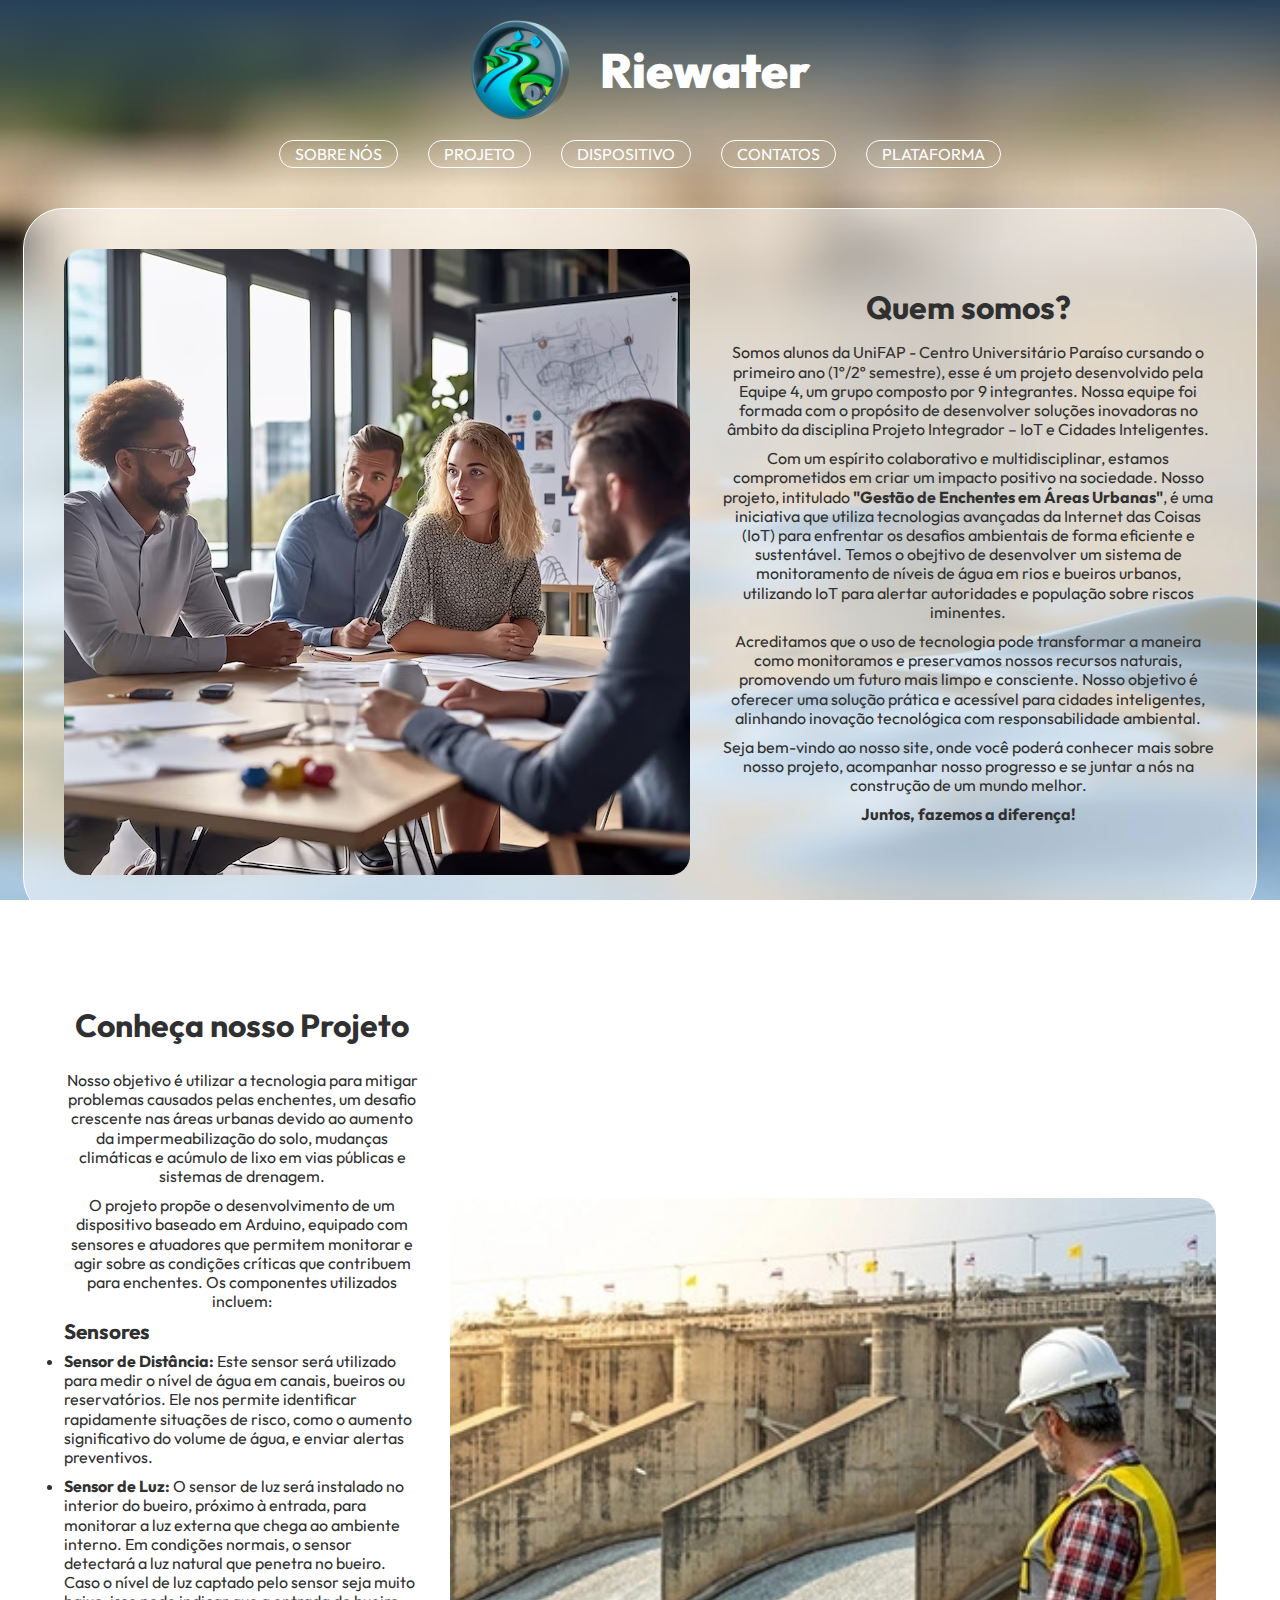
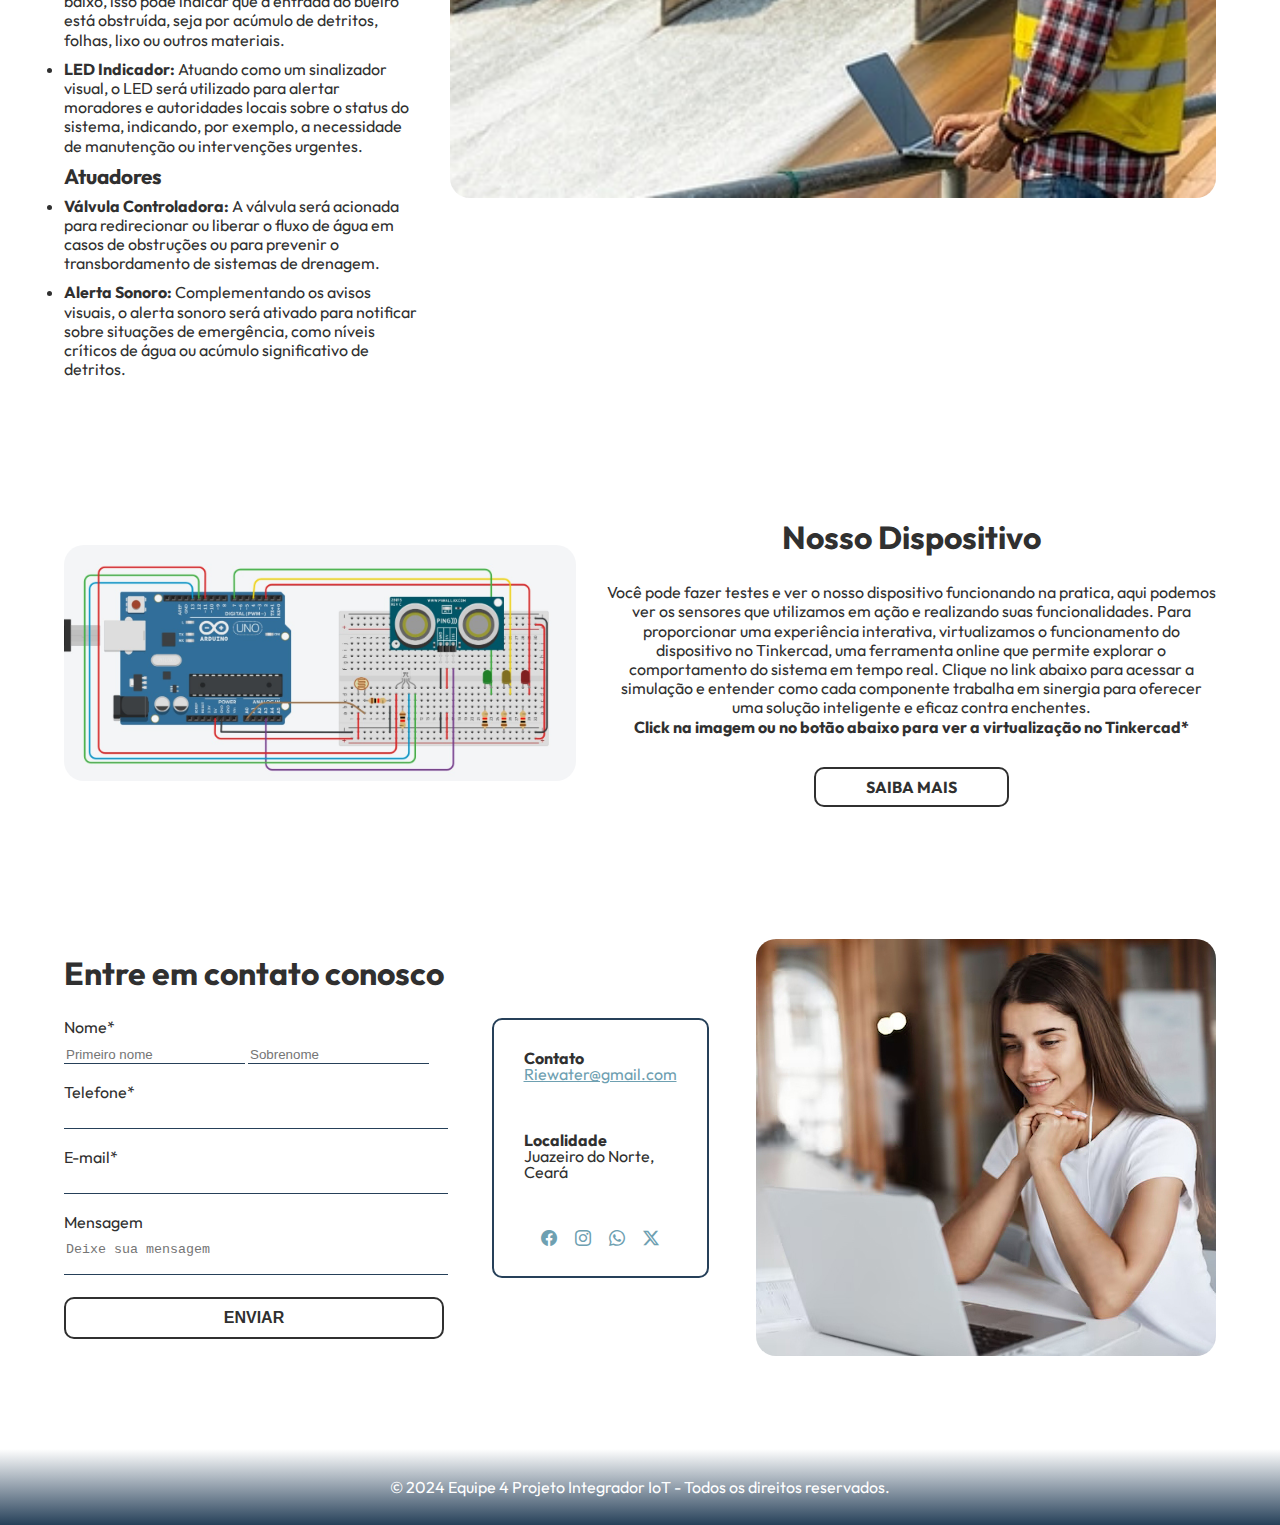
<file: index.html>
<!DOCTYPE html>
<html lang="pt-br">
<head>
    <meta charset="UTF-8">
    <meta name="viewport" content="width=device-width, initial-scale=1.0">

    <link rel="stylesheet" href="css/reset.css">
    <link rel="stylesheet" href="css/style.css">

    <link rel="preconnect" href="https://fonts.googleapis.com">
    <link rel="preconnect" href="https://fonts.gstatic.com" crossorigin>
    <link href="https://fonts.googleapis.com/css2?family=Outfit:wght@100..900&display=swap" rel="stylesheet">
    <link rel="stylesheet" href="https://cdn.jsdelivr.net/npm/bootstrap-icons@1.11.3/font/bootstrap-icons.min.css">

    <link rel="shortcut icon" href="images/logo.png" type="image/x-icon">
    <title>Riewater | Projeto Integrador IOT</title>
</head>
<body>
    <div class="container">

        <header class="header">
            <div class="infos">
                <img src="images/logo.png" alt="Logo" class="img-logo">
                <h1>Riewater</h1>
            </div>
            <nav class="nav-bar">
                <ul>
                    <li>
                        <a href="#sobre-nos">Sobre nós</a>
                        <a href="#projeto">Projeto</a>
                        <a href="#dispositivo">Dispositivo</a>
                        <a href="#contatos">Contatos</a>
                        <a href="login.html">Plataforma</a>
                    </li>
                </ul>
            </nav>
        </header>

        <main class="main">
            <section class="sobre-nos content-box" id="sobre-nos">
                <div class="img-sobre-nos">
                    <img src="images/um-grupo-de-pessoas.jpg" alt="Grupo de Pessoas">
                </div>
                <div class="text-sobre-nos">
                    <h3>Quem somos?</h3>
                    <p>Somos alunos da UniFAP - Centro Universitário Paraíso cursando o primeiro ano (1º/2º semestre), esse é um projeto desenvolvido pela Equipe 4, um grupo composto por 9 integrantes. Nossa equipe foi formada com o propósito de desenvolver soluções inovadoras no âmbito da disciplina Projeto Integrador – IoT e Cidades Inteligentes.</p>
                    <p>Com um espírito colaborativo e multidisciplinar, estamos comprometidos em criar um impacto positivo na sociedade. Nosso projeto, intitulado <span>"Gestão de Enchentes em Áreas Urbanas"</span>, é uma iniciativa que utiliza tecnologias avançadas da Internet das Coisas (IoT) para enfrentar os desafios ambientais de forma eficiente e sustentável. Temos o obejtivo de desenvolver um sistema de monitoramento de níveis de água em rios e bueiros urbanos, utilizando IoT para alertar autoridades e população sobre riscos iminentes.</p>
                    <p>Acreditamos que o uso de tecnologia pode transformar a maneira como monitoramos e preservamos nossos recursos naturais, promovendo um futuro mais limpo e consciente. Nosso objetivo é oferecer uma solução prática e acessível para cidades inteligentes, alinhando inovação tecnológica com responsabilidade ambiental.</p>
                    <p>Seja bem-vindo ao nosso site, onde você poderá conhecer mais sobre nosso projeto, acompanhar nosso progresso e se juntar a nós na construção de um mundo melhor.</p>
                    <p><span>Juntos, fazemos a diferença!</span></p>
                </div>
            </section>

            <section class="projeto content-box" id="projeto">
                <div class="text-projeto">
                    <h3>Conheça nosso Projeto</h3>
                    <p>Nosso objetivo é utilizar a tecnologia para mitigar problemas causados pelas enchentes, um desafio crescente nas áreas urbanas devido ao aumento da impermeabilização do solo, mudanças climáticas e acúmulo de lixo em vias públicas e sistemas de drenagem.</p>
                    <p>O projeto propõe o desenvolvimento de um dispositivo baseado em Arduino, equipado com sensores e atuadores que permitem monitorar e agir sobre as condições críticas que contribuem para enchentes. Os componentes utilizados incluem:</p>
                    <h4>Sensores</h4>
                    <ul>
                        <li><p><span>Sensor de Distância:</span> Este sensor será utilizado para medir o nível de água em canais, bueiros ou reservatórios. Ele nos permite identificar rapidamente situações de risco, como o aumento significativo do volume de água, e enviar alertas preventivos.</p></li>
                        <li><p><span>Sensor de Luz:</span> O sensor de luz será instalado no interior do bueiro, próximo à entrada, para monitorar a luz externa que chega ao ambiente interno. Em condições normais, o sensor detectará a luz natural que penetra no bueiro. Caso o nível de luz captado pelo sensor seja muito baixo, isso pode indicar que a entrada do bueiro está obstruída, seja por acúmulo de detritos, folhas, lixo ou outros materiais.</p></li>
                        <li><p><span>LED Indicador:</span> Atuando como um sinalizador visual, o LED será utilizado para alertar moradores e autoridades locais sobre o status do sistema, indicando, por exemplo, a necessidade de manutenção ou intervenções urgentes.</p></li>
                    </ul>
                    <h4>Atuadores</h4>
                    <ul>
                        <li><p><span>Válvula Controladora:</span> A válvula será acionada para redirecionar ou liberar o fluxo de água em casos de obstruções ou para prevenir o transbordamento de sistemas de drenagem.</p></li>
                        <li><p><span>Alerta Sonoro:</span> Complementando os avisos visuais, o alerta sonoro será ativado para notificar sobre situações de emergência, como níveis críticos de água ou acúmulo significativo de detritos.</p></li>
                    </ul>
                </div>
                <div class="img-projeto">
                    <img src="images/operador-usina-hidreletrica.jpg" alt="Homem em Usina Hidreletrica">
                </div>
            </section>

            <section class="dispositivo content-box" id="dispositivo">
                <div class="img-dispositivo">
                    <a href="https://www.tinkercad.com/things/bRqpwa1MhdN-frantic-blad/editel?returnTo=https%3A%2F%2Fwww.tinkercad.com%2Fdashboard&sharecode=g2ca8yg6I3EL6ZGvAe_4iyIC7JI4cv9CVqgJmD4gfDQ" target="_blank"><img src="images/diagrama.jpg" alt="Imagem do Arduino com os Sensores e Atuadores"></a>
                </div>
                <div class="text-dispositivo">
                    <h3>Nosso Dispositivo</h3>
                    <p>Você pode fazer testes e ver o nosso dispositivo funcionando na pratica, aqui podemos ver os sensores que utilizamos em ação e realizando suas funcionalidades. Para proporcionar uma experiência interativa, virtualizamos o funcionamento do dispositivo no Tinkercad, uma ferramenta online que permite explorar o comportamento do sistema em tempo real. Clique no link abaixo para acessar a simulação e entender como cada componente trabalha em sinergia para oferecer uma solução inteligente e eficaz contra enchentes.<span>Click na imagem ou no botão abaixo para  ver a virtualização no Tinkercad*</span></p>
                    <a href="https://www.tinkercad.com/things/bRqpwa1MhdN-frantic-blad/editel?returnTo=https%3A%2F%2Fwww.tinkercad.com%2Fdashboard&sharecode=g2ca8yg6I3EL6ZGvAe_4iyIC7JI4cv9CVqgJmD4gfDQ" target="_blank">Saiba mais</a>
                </div>
            </section>

            <section class="contatos content-box" id="contatos">
                <div class="form-container">
                    <div class="form-formulario">
                        <h3>Entre em contato conosco</h3>
                        <form action="get">
                            <label for="nome">Nome*</label>
                            <div class="inputs-nome">
                                <input type="text" name="nome" id="nome" placeholder="Primeiro nome">
                                <input type="text" name="sobrenome" id="sobrenome" placeholder="Sobrenome">
                            </div>
                            <label for="telefone">Telefone*</label>
                            <div class="tel">
                                <input type="tel" name="telefone" id="telefone">
                            </div>
                            <label for="email">E-mail*</label>
                            <div class="email">
                                <input type="email" name="email" id="email">
                            </div>
                            <label for="mensagem">Mensagem</label>
                            <div class="mensagem">
                                <textarea name="mensagem" id="mensagem" placeholder="Deixe sua mensagem"></textarea>
                            </div>
                            <button type="submit">Enviar</button>
                        </form>
                    </div>

                    <div class="form-contatos">
                        <div class="email">
                            <h4>Contato</h4>
                            <a href="mailto:#">Riewater@gmail.com</a>
                        </div>
                        <div class="localidade">
                            <h4>Localidade</h4>
                            <p>Juazeiro do Norte, <br>
                            Ceará</p>
                        </div>
                        <div class="redes-sociais">
                            <a href="#"><i class="bi bi-facebook"></i></a>
                            <a href="#"><i class="bi bi-instagram"></i></a>
                            <a href="#"><i class="bi bi-whatsapp"></i></a>
                            <a href="#"><i class="bi bi-twitter-x"></i></a>
                        </div>
                    </div>

                    <div class="form-img">
                        <img src="images/mulher-notebook.jpg" alt="Mulher usando notebook">
                    </div>
                </div>
            </section>

        </main>

        <footer class="footer">
            <p>© 2024 Equipe 4 Projeto Integrador IoT - Todos os direitos reservados.</p>
        </footer>

    </div>
</body>
</html>
</file>
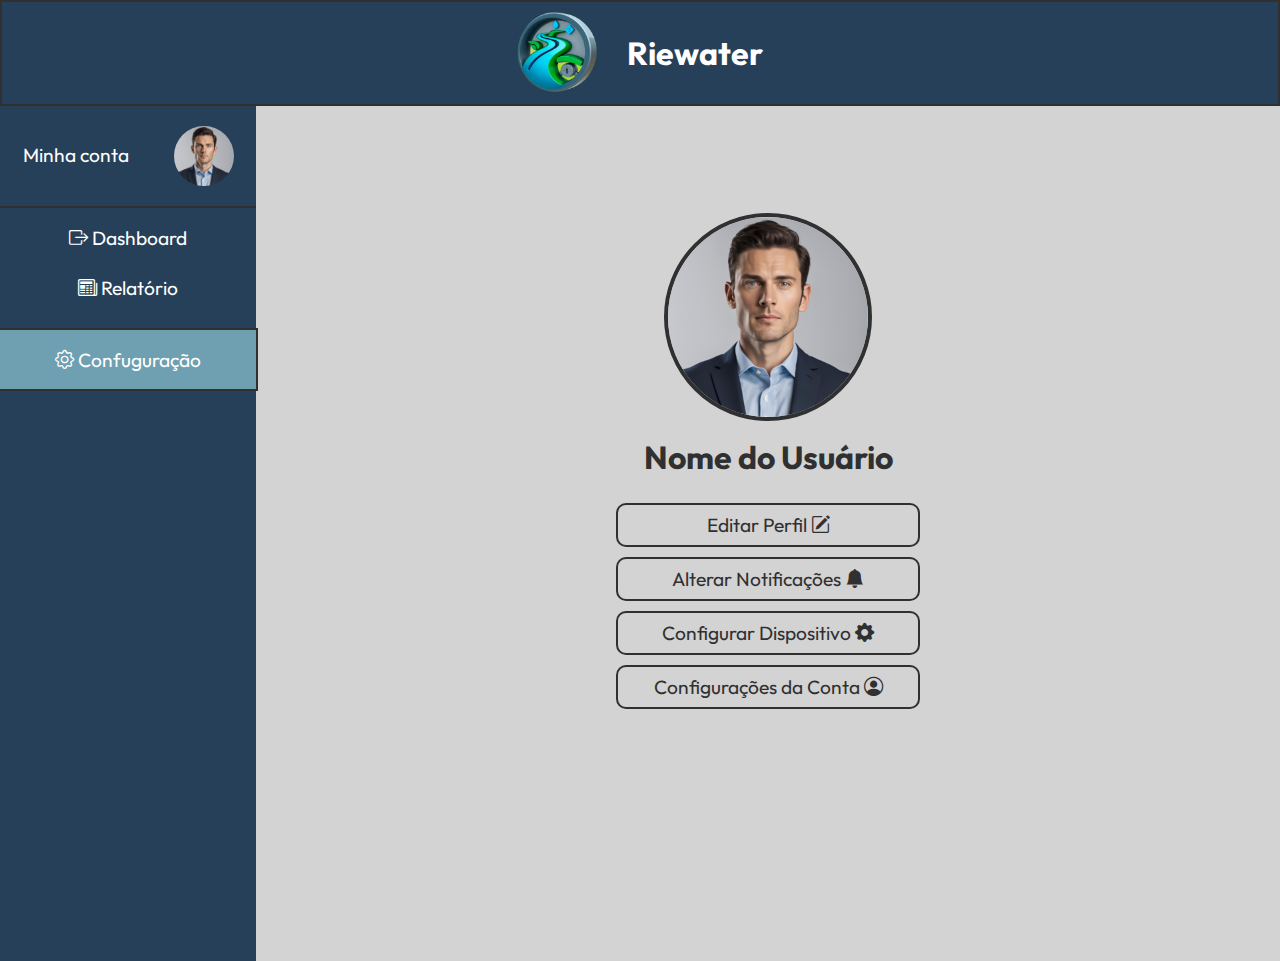
<file: configuracao.html>
<!DOCTYPE html>
<html lang="pt-br">
<head>
    <meta charset="UTF-8">
    <meta name="viewport" content="width=device-width, initial-scale=1.0">

    <link rel="stylesheet" href="css/reset.css">
    <link rel="stylesheet" href="css/configuracao.css">

    <link rel="preconnect" href="https://fonts.googleapis.com">
    <link rel="preconnect" href="https://fonts.gstatic.com" crossorigin>
    <link href="https://fonts.googleapis.com/css2?family=Outfit:wght@100..900&display=swap" rel="stylesheet">
    <link rel="stylesheet" href="https://cdn.jsdelivr.net/npm/bootstrap-icons@1.11.3/font/bootstrap-icons.min.css">

    <link rel="stylesheet" href="https://cdn.jsdelivr.net/npm/bootstrap-icons@1.11.3/font/bootstrap-icons.min.css">

    <link rel="shortcut icon" href="images/logo.png" type="image/x-icon">
    <title>Riewater | Projeto Integrador IoT</title>
</head>
<body>
    <header>
        <div class="logo">
            <a href="index.html"><img src="images/logo.png" alt="Logo Riewater"></a>
            <h1>Riewater</h1>
        </div>
        <div class="buscar">
            <label for="pesquisar">Pesquisar Dispositivo:</label>
            <i class="bi bi-search"></i><input type="text" name="pesquisar" id="pesquisar" placeholder="Digite o ID do dispositivo">
        </div>
    </header>
    <main class="container">
        <section class="left">
            <div class="menu">
                <div class="conta">
                    <h3>Minha conta</h3>
                    <img src="images/foto-perfil.png" alt="Foto de perfil">
                </div>
                <div class="menu-mobile">
                    <div></div>
                    <div></div>
                    <div></div>
                </div>
            </div>
            <div class="botoes">
                <a href="dashboard.html"><i class="bi bi-box-arrow-right"></i> Dashboard</a>
                <a href="relatorio.html"><i class="bi bi-newspaper"></i> Relatório</a>
                <a class="active" href="configuracao.html"><i class="bi bi-gear"></i> Confuguração</a>
            </div>
        </section>
        <section class="hero">
            <div class="usuario">
                <img src="images/foto-perfil.png" alt="Foto de Perfil">
                <h3>Nome do Usuário</h3>
            </div>
            <div class="botoes">
                <a href="#">Editar Perfil <i class="bi bi-pencil-square"></i></a>
                <a href="#">Alterar Notificações <i class="bi bi-bell-fill"></i></a>
                <a href="#">Configurar Dispositivo <i class="bi bi-gear-fill"></i></a>
                <a href="#">Configurações da Conta <i class="bi bi-person-circle"></i></a>
            </div>
        </section>
    </main>
</body>
</html>
</file>
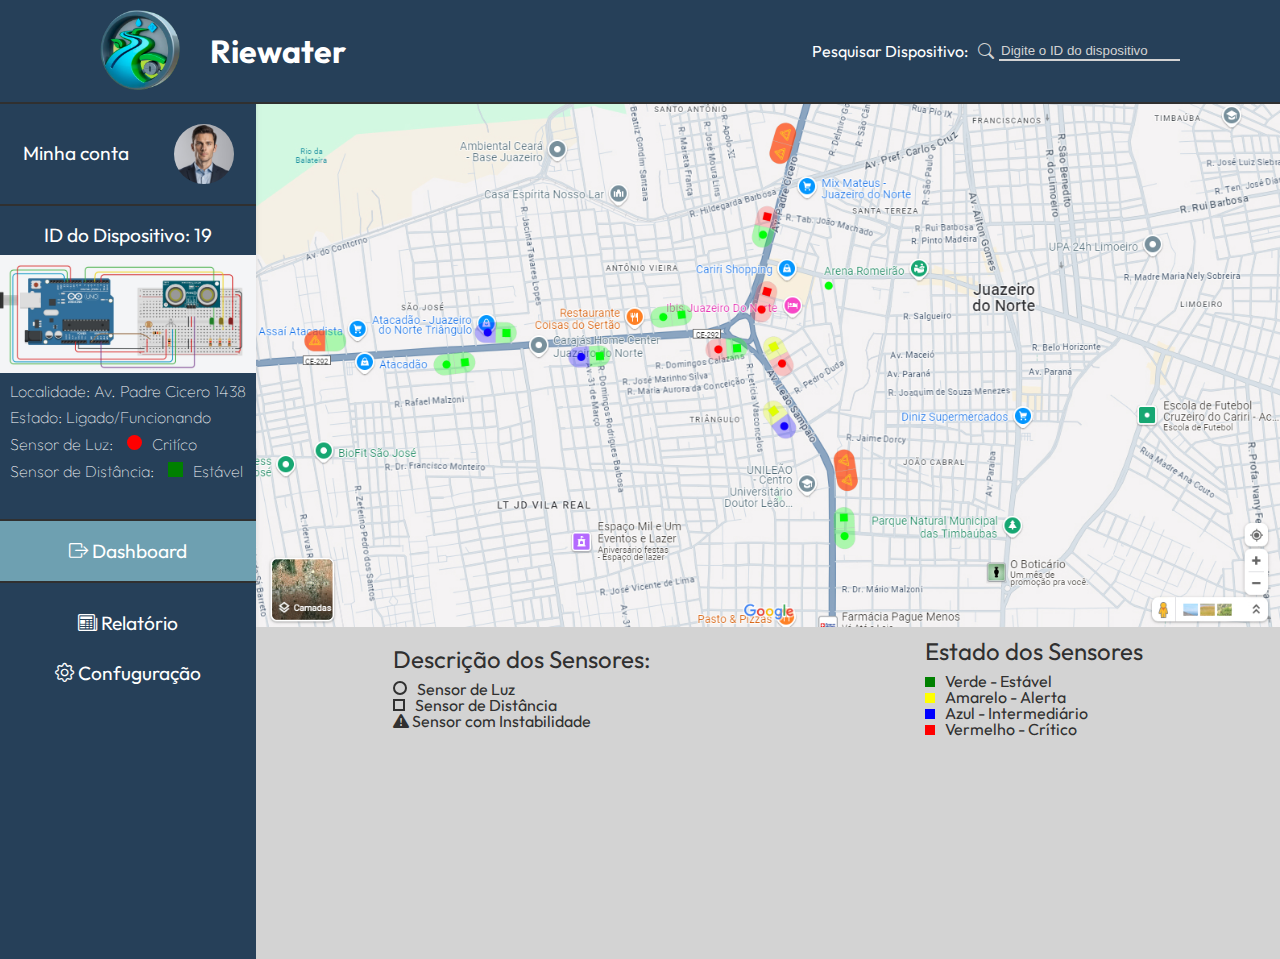
<file: dashboard.html>
<!DOCTYPE html>
<html lang="pt-br">
<head>
    <meta charset="UTF-8">
    <meta name="viewport" content="width=device-width, initial-scale=1.0">

    <link rel="stylesheet" href="css/reset.css">
    <link rel="stylesheet" href="css/dashboard.css">

    <link rel="preconnect" href="https://fonts.googleapis.com">
    <link rel="preconnect" href="https://fonts.gstatic.com" crossorigin>
    <link href="https://fonts.googleapis.com/css2?family=Outfit:wght@100..900&display=swap" rel="stylesheet">
    <link rel="stylesheet" href="https://cdn.jsdelivr.net/npm/bootstrap-icons@1.11.3/font/bootstrap-icons.min.css">

    <link rel="stylesheet" href="https://cdn.jsdelivr.net/npm/bootstrap-icons@1.11.3/font/bootstrap-icons.min.css">

    <link rel="shortcut icon" href="images/logo.png" type="image/x-icon">
    <title>Riewater | Projeto Integrador IoT</title>
</head>
<body>
    <header>
        <div class="logo">
            <a href="index.html"><img src="images/logo.png" alt="Logo Riewater"></a>
            <h1>Riewater</h1>
        </div>
        <div class="buscar">
            <label for="pesquisar">Pesquisar Dispositivo:</label>
            <i class="bi bi-search"></i><input type="text" name="pesquisar" id="pesquisar" placeholder="Digite o ID do dispositivo">
        </div>
    </header>
    <main class="container">
        <section class="left">
            <div class="menu">
                <div class="conta">
                    <h3>Minha conta</h3>
                    <img src="images/foto-perfil.png" alt="Foto de perfil">
                </div>
                <div class="menu-mobile">
                    <div></div>
                    <div></div>
                    <div></div>
                </div>
            </div>
            <div class="dispositivo">
                <h4>ID do Dispositivo: 19</h4>
                <img src="images/diagrama.jpg" alt="Diagrama">
                <p>Localidade: Av. Padre Cicero 1438</p>
                <p>Estado: Ligado/Funcionando</p>
                <p>Sensor de Luz: <span class="circulo vermelho"></span>Critíco</p>
                <p>Sensor de Distância: <span class="quadrado verde"></span>Estável</p>
            </div>
            <div class="botoes">
                <a class="active" href="dashboard.html"><i class="bi bi-box-arrow-right"></i> Dashboard</a>
                <a href="relatorio.html"><i class="bi bi-newspaper"></i> Relatório</a>
                <a href="configuracao.html"><i class="bi bi-gear"></i> Confuguração</a>
            </div>
        </section>
        <section class="hero">
            <img src="images/mapa.jpg" alt="Mapa">
            <div class="sensores">
                <div class="descricao-sensores">
                    <h3>Descrição dos Sensores:</h3>
                    <p class="circulo">Sensor de Luz</p>
                    <p class="quadrado">Sensor de Distância</p>
                    <p class="triangulo"><i class="bi bi-exclamation-triangle-fill"> Sensor com Instabilidade</i></p>
                </div>
                <div class="estado-sensores">
                    <h3>Estado dos Sensores</h3>
                    <p class="verde">Verde - Estável</p>
                    <p class="amarelo">Amarelo - Alerta</p>
                    <p class="azul">Azul - Intermediário</p>
                    <p class="vermelho">Vermelho - Crítico</p>
                </div>
            </div>
        </section>
    </main>
</body>
</html>
</file>
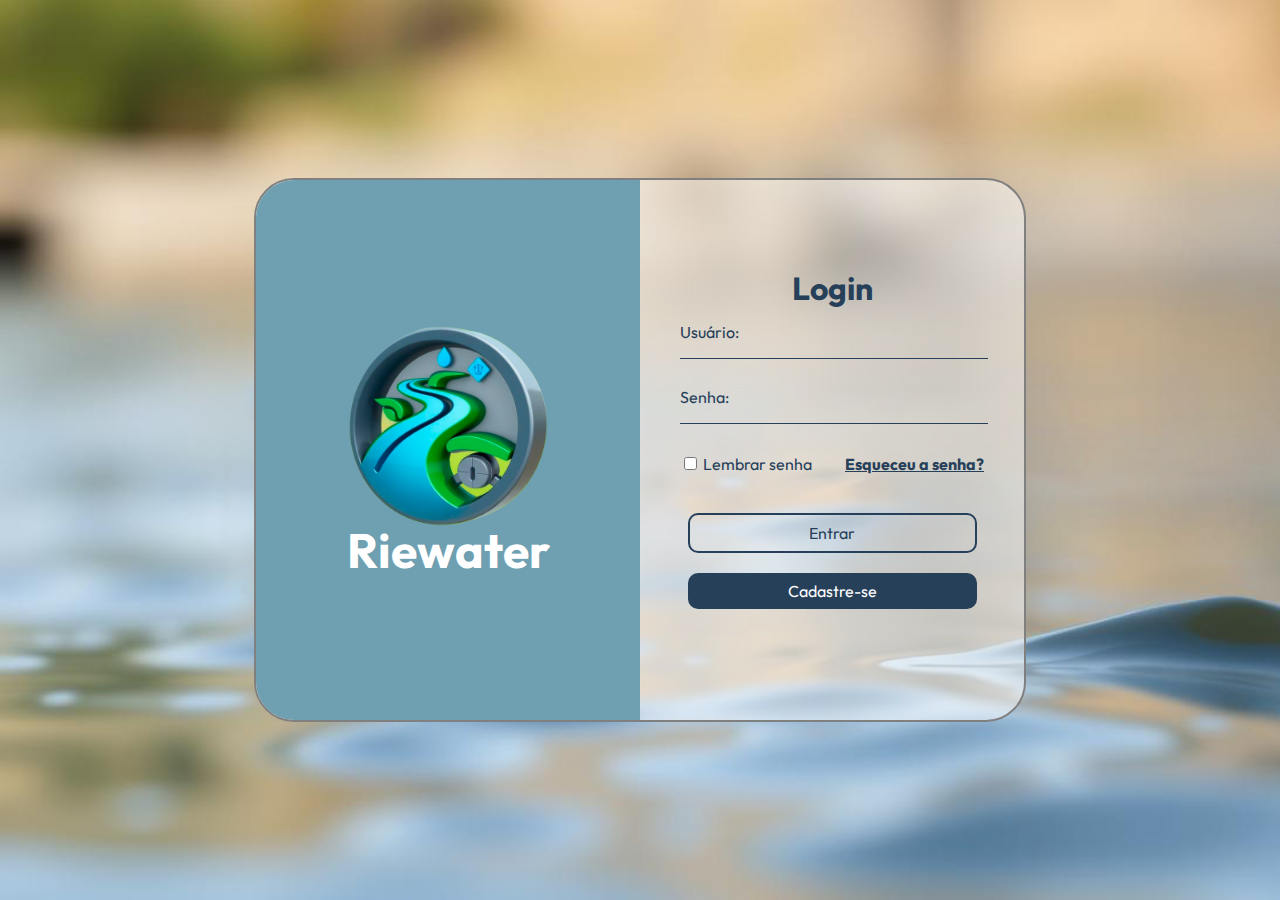
<file: login.html>
<!DOCTYPE html>
<html lang="pt-br">
<head>
    <meta charset="UTF-8">
    <meta name="viewport" content="width=device-width, initial-scale=1.0">

    <link rel="stylesheet" href="css/reset.css">
    <link rel="stylesheet" href="css/login.css">

    <link rel="preconnect" href="https://fonts.googleapis.com">
    <link rel="preconnect" href="https://fonts.gstatic.com" crossorigin>
    <link href="https://fonts.googleapis.com/css2?family=Outfit:wght@100..900&display=swap" rel="stylesheet">
    <link rel="stylesheet" href="https://cdn.jsdelivr.net/npm/bootstrap-icons@1.11.3/font/bootstrap-icons.min.css">

    <link rel="shortcut icon" href="images/logo.png" type="image/x-icon">
    <title>Riewater | Projeto Integrador IoT</title>
</head>
<body>
    <main class="container">
        <section class="img">
            <img src="images/logo.png" alt="Logo Riewater">
            <h1>Riewater</h1>
        </section>
        <section class="form">
            <h2>Login</h2>
            <form action="" method="get">
                <div class="email">
                    <label for="usuario">Usuário:</label>
                    <input type="text" name="usuario" id="usuario">
                </div>
                <div class="senha">
                    <label for="senha">Senha:</label>
                    <input type="password" name="senha" id="senha">
                </div>
                <div class="config-senha">
                    <input type="checkbox" name="lembrar" id="lembrar">
                    <label for="lembrar">Lembrar senha</label>
                    <a href="#">Esqueceu a senha?</a>
                </div>
            </form>
            <div class="botoes">
                <a class="btn-entrar" href="dashboard.html">Entrar</a>
                <a class="btn-cadastrese" href="">Cadastre-se</a>
            </div>
        </section>
    </main>
</body>
</html>
</file>
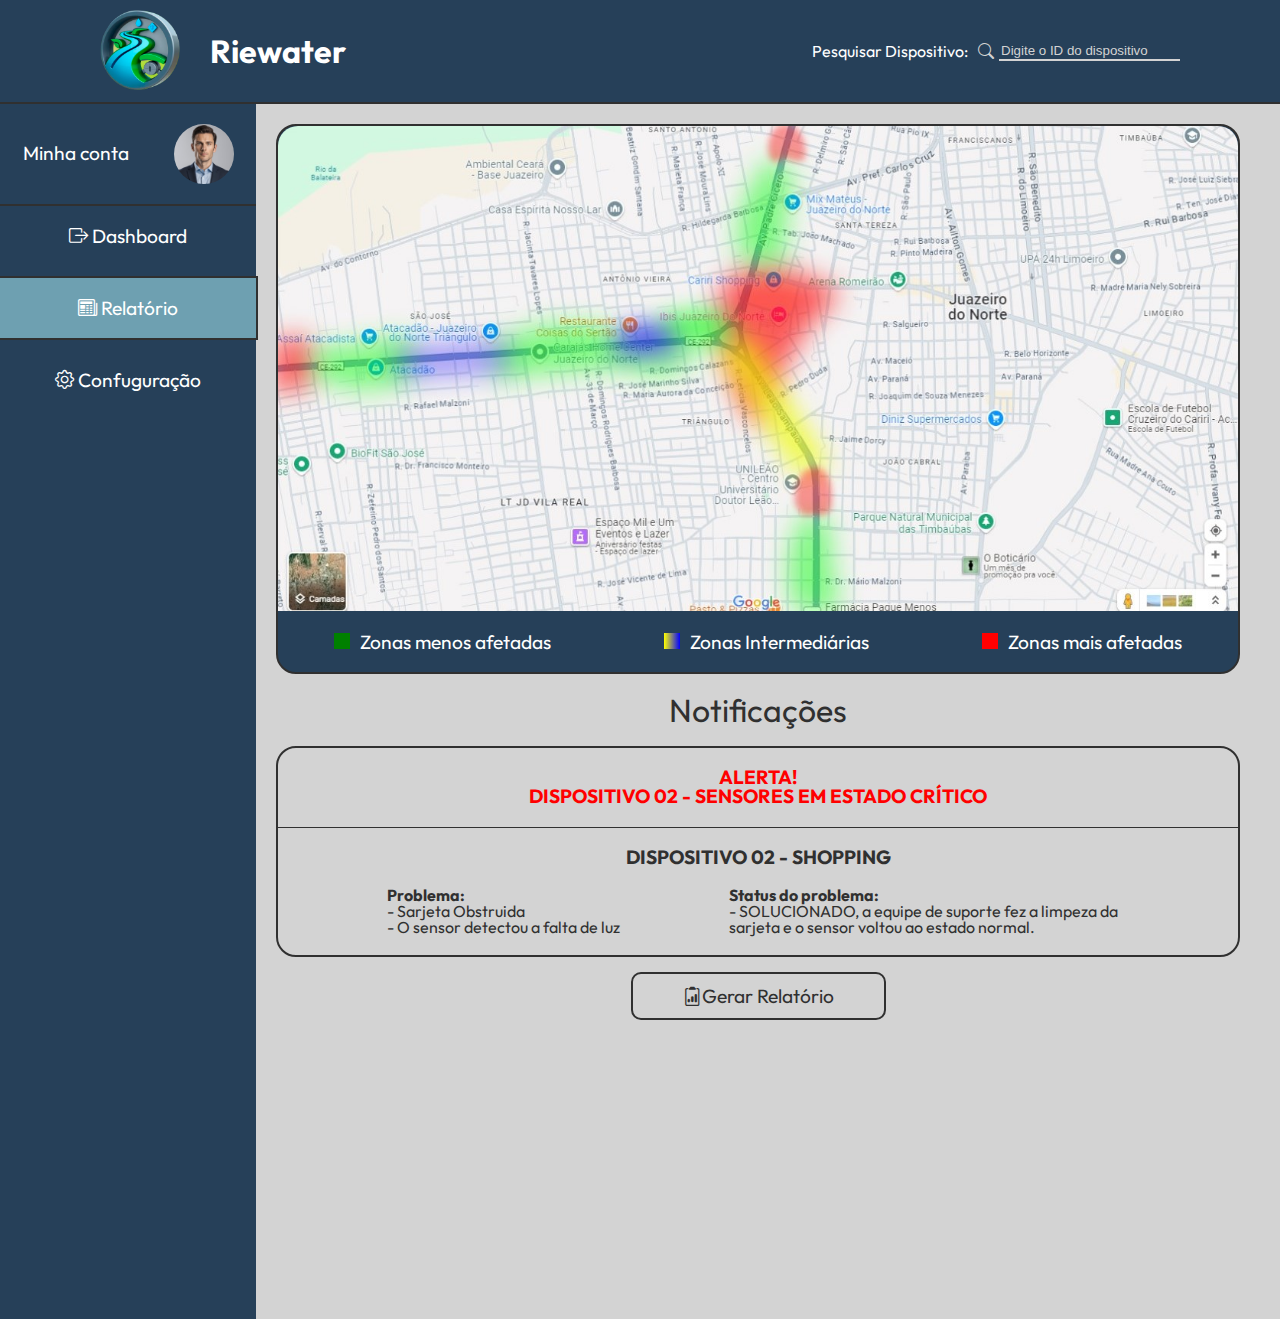
<file: relatorio.html>
<!DOCTYPE html>
<html lang="pt-br">
<head>
    <meta charset="UTF-8">
    <meta name="viewport" content="width=device-width, initial-scale=1.0">

    <link rel="stylesheet" href="css/reset.css">
    <link rel="stylesheet" href="css/relatorio.css">

    <link rel="preconnect" href="https://fonts.googleapis.com">
    <link rel="preconnect" href="https://fonts.gstatic.com" crossorigin>
    <link href="https://fonts.googleapis.com/css2?family=Outfit:wght@100..900&display=swap" rel="stylesheet">
    <link rel="stylesheet" href="https://cdn.jsdelivr.net/npm/bootstrap-icons@1.11.3/font/bootstrap-icons.min.css">

    <link rel="stylesheet" href="https://cdn.jsdelivr.net/npm/bootstrap-icons@1.11.3/font/bootstrap-icons.min.css">

    <link rel="shortcut icon" href="images/logo.png" type="image/x-icon">
    <title>Riewater | Projeto Integrador IoT</title>
</head>
<body>
    <header>
        <div class="logo">
            <a href="index.html"><img src="images/logo.png" alt="Logo Riewater"></a>
            <h1>Riewater</h1>
        </div>
        <div class="buscar">
            <label for="pesquisar">Pesquisar Dispositivo:</label>
            <i class="bi bi-search"></i><input type="text" name="pesquisar" id="pesquisar" placeholder="Digite o ID do dispositivo">
        </div>
    </header>
    <main class="container">
        <section class="left">
            <div class="menu">
                <div class="conta">
                    <h3>Minha conta</h3>
                    <img src="images/foto-perfil.png" alt="Foto de perfil">
                </div>
                <div class="menu-mobile">
                    <div></div>
                    <div></div>
                    <div></div>
                </div>
            </div>
            <div class="botoes">
                <a href="dashboard.html"><i class="bi bi-box-arrow-right"></i> Dashboard</a>
                <a class="active" href=""><i class="bi bi-newspaper"></i> Relatório</a>
                <a href="configuracao.html"><i class="bi bi-gear"></i> Confuguração</a>
            </div>
        </section>
        <section class="hero">
            <div class="zonas">
                <img src="images/zonas.jpg" alt="Zonas Afetadas">
                <div class="desc-zonas">
                    <p class="verde">Zonas menos afetadas</p>
                    <p class="amarelo azul">Zonas Intermediárias</p>
                    <p class="vermelho">Zonas mais afetadas</p>
                </div>
            </div>
            <h3>Notificações</h3>
            <div class="notificacoes">
                <div class="alerta">
                    <p>ALERTA!</p>
                    <p>DISPOSITIVO 02 - SENSORES EM ESTADO CRÍTICO</p>
                </div>
                <h4>DISPOSITIVO 02 - SHOPPING</h4>
                <div class="infos">
                    <div class="problema">
                        <p>Problema:</p>
                        <p>- Sarjeta Obstruida</p>
                        <p>- O sensor detectou a falta de luz</p>
                    </div>
                    <div class="solucionado">
                        <p>Status do problema:</p>
                        <p>- SOLUCIONADO, a equipe de suporte fez a limpeza da sarjeta e o sensor voltou ao estado normal.</p>
                    </div>
                </div>
            </div>
            <p><a href="#"><i class="bi bi-clipboard2-data"></i>Gerar Relatório</a></p>
        </section>
    </main>
</body>
</html>
</file>
<file: css/style.css>
:root {
    --font-outfit: "Outfit", sans-serif;
    --dark-blue: #264059;
    --light-blue: #6EA0B1;
    --dark-green: #475808;
    --light-green: #9AB031;
    --orange: #E5690B;
    --brown: #9F5D35;
    --area: #DECA98;
    --dark-gray: #303030;
}

body {
    background-image: url(../images/water-bg.jpg);
    background-repeat: no-repeat;
    background-size: cover;
    background-attachment: fixed;
    font-family: var(--font-outfit);
}

.header {
    background: linear-gradient(180deg, #264059 0%, rgba(0,0,27,0) 100%);
    padding: 20px 0;
    margin-bottom: 20px;
}

.header .infos {
    display: flex;
    justify-content: center;
    align-items: center;
    margin-bottom: 20px;
}

.header .nav-bar li {
    display: flex;
    justify-content: center;
    align-items: center;
    gap: 30px;
    flex-wrap: wrap;
}

.header .img-logo {
    width: 100px;
    height: 100px;
    transition: .3s;
    margin-right: 30px;
}

.header .img-logo:hover {
    scale: 1.2;
}

.header h1 {
    font-size: 3rem;
    font-weight: 900;
    color: #fff;
}

.header a {
    text-decoration: none;
    color: #fff;
    border: 1px solid #fff;
    border-radius: 20px;
    padding: 5px 15px;
    transition: .3s;
    text-transform: uppercase;
}

.header a:hover {
    scale: 1.1;
    background-color: var(--light-blue);
    box-shadow: 0px 10px 30px 0px rgba(110,160,177,1);
}

.main {
    display: flex;
    flex-direction: column;
    justify-content: center;
    align-items: center;
    color: var(--dark-gray);
}

.main .content-box {
    width: 70vw;
    background-color: rgba(255,255,255,.5);
    padding: 40px;
    border: 1px solid #fff;
    border-radius: 40px;
    transition: .5s;
    margin-bottom: 50px;
}

.main .content-box:hover {
    box-shadow: 0px 10px 30px 0px rgba(110,160,177,1);
    transform: translateY(-7px);
}

.main .sobre-nos {
    display: flex;
    align-items: center;
    gap: 30px;
}

.main .sobre-nos img {
    border-radius: 20px;
}

.main .sobre-nos h3 {
    font-size: 2rem;
    font-weight: bold;
    text-align: center;
    margin-bottom: 20px
}

.main .sobre-nos p {
    text-align: center;
    line-height: 1.2;
    margin-bottom: 10px;
}

.main .sobre-nos span {
    font-weight: bold;
}

.projeto {
    display: flex;
    gap: 30px;
    align-items: center;
}

.projeto .text-projeto h3 {
    font-size: 2rem;
    font-weight: bold;
    margin-bottom: 30px;
    text-align: center;
}

.projeto .text-projeto>p {
    text-align: center;
}

.projeto .text-projeto p {
    line-height: 1.2;
    margin-bottom: 10px;
}

.projeto .text-projeto h4 {
    font-size: 1.3rem;
    font-weight: bold;
    margin-bottom: 10px;
}

.projeto .text-projeto span {
    font-weight: bold;
}

.projeto .text-projeto ul {
    list-style-type: disc;
}

.projeto .img-projeto img {
    height: 600px;
    border-radius: 20px;
}

.dispositivo {
    display: flex;
    align-items: center;
    gap: 30px;
}

.dispositivo .img-dispositivo img {
    width: 40vw;
    border-radius: 20px;
    transition: .5s;
}

.dispositivo .img-dispositivo img:hover {
    scale: 1.02;
}

.dispositivo .text-dispositivo {
    display: flex;
    flex-direction: column;
    align-items: center;
}

.dispositivo .text-dispositivo h3 {
    font-size: 2rem;
    font-weight: bold;
    margin-bottom: 30px;
    text-align: center;
}

.dispositivo .text-dispositivo p {
    text-align: center;
    line-height: 1.2;
    margin-bottom: 30px;
}

.dispositivo .text-dispositivo span {
    font-weight: bold;
    display: block;
}

.dispositivo .text-dispositivo a {
    padding: 10px 50px;
    border: 2px solid #303030;
    color: #303030;
    border-radius: 10px;
    background-color: transparent;
    font-size: 1rem;
    font-weight: bold;
    text-transform: uppercase;
    text-decoration: none;
    transition: .3s;
}

.dispositivo .text-dispositivo a:hover {
    scale: 1.05;
    background-color: var(--light-blue);
    box-shadow: 0px 10px 30px 0px rgba(110,160,177,1);
    border: 2px solid #fff;
    color: #fff;
    cursor: pointer;
}

.content-box .form-container {
    display: flex;
    justify-content: space-between;
    align-items: center;
}

.content-box .form-formulario {
    display: flex;
    flex-direction: column;
}

.content-box .form-formulario h3 {
    font-size: 2rem;
    font-weight: bold;
    margin-bottom: 30px;
}

.content-box .form-formulario div {
    margin: 10px 0 20px 0;
}

.content-box .form-formulario input, .content-box .form-formulario textarea {
    width: 100%;
    background: none;
    border: none;
    border-bottom: 1px solid #264059;
    outline: none;
    resize: none;
}

.content-box .form-formulario .inputs-nome input {
    width: auto;
}

.content-box .form-formulario button {
    width: 100%;
    background-color: transparent;
    border: 2px solid #303030;
    padding: 10px 0;
    border-radius: 10px;
    color: var(--dark-gray);
    font-size: 1rem;
    font-weight: bold;
    text-transform: uppercase;
    transition: .3s;
}

.content-box .form-formulario button:hover {
    scale: 1.05;
    background-color: var(--light-blue);
    box-shadow: 0px 10px 30px 0px rgba(110,160,177,1);
    border: 2px solid #fff;
    color: #fff;
    cursor: pointer;
}

.content-box .form-container .form-contatos {
    display: flex;
    flex-direction: column;
    justify-content: center;
    gap: 50px;
    border: 2px solid #264059;
    padding: 30px;
    border-radius: 10px;
}
.content-box .form-container .form-contatos h4 {
    font-weight: bold;
}

.content-box .form-container .form-contatos .email a {
    color: #6EA0B1;
    transition: .3s;
}

.content-box .form-container .form-contatos .email a:hover {
    color: #264059;
}

.content-box .form-container .form-contatos .redes-sociais {
    display: flex;
    justify-content: space-evenly;
}

.content-box .form-container .form-contatos .redes-sociais a {
    color: #6EA0B1;
    transition: .3s;
}

.content-box .form-container .form-contatos .redes-sociais a:hover {
    scale: 1.4;
    color: #264059;
}

.content-box .form-container .form-img img {
    border-radius: 20px;
}

.footer p {
    text-align: center;
    color: #fff;
    padding: 30px 0;
    background: linear-gradient(0deg, #264059 0%, rgba(0,0,27,0) 100%);
}


/* NOTEBOOK */
@media (min-width: 1024px) and (max-width: 1440px) {

    .main .content-box {
        width: 90vw;
    }
}

/* TABLET */
@media (min-width: 768px) and (max-width: 1023px) {
    .main .content-box {
        width: 80vw;
    }

    .sobre-nos, .dispositivo {
        flex-direction: column;
    }

    .projeto, .form-container {
        flex-direction: column-reverse;
    }

    .dispositivo .img-dispositivo img {
        width: 100%;
    }

    .content-box .form-container .form-contatos {
        flex-direction: row;
        align-items: center;
        border: none;
    }

    .content-box .form-container .form-contatos .redes-sociais {
        gap: 10px;
    }
}

@media (min-width: 451px) and (max-width: 767px) {
    .main .content-box {
        width: 80vw;
    }

    .sobre-nos, .dispositivo {
        flex-direction: column;
    }

    .projeto, .form-container {
        flex-direction: column-reverse;
    }

    .sobre-nos .img-sobre-nos img {
        width: 100%;
    }

    .propjeto .img-projeto img {
        height: 100%;
    }

    .dispositivo .img-dispositivo img {
        width: 100%;
    }

    .contatos .form-container .form-img img {
        width: 100%;
    }

    .content-box .form-container .form-contatos {
        flex-direction: row;
        align-items: center;
        border: none;
    }

    .content-box .form-container .form-contatos .redes-sociais {
        gap: 10px;
    }
}

/* MOBILE */
@media (max-width: 450px) {
    .header .nav-bar li {
        flex-direction: column;
        gap: 10px;
    }

    .header .nav-bar li a {
        width: 60%;
        text-align: center;
    }

    .main .content-box {
        width: 70vw;
    }

    .sobre-nos, .dispositivo {
        flex-direction: column;
    }

    .sobre-nos img, .projeto img, .form-container img {
        width: 100%;
    }

    .projeto, .form-container {
        flex-direction: column-reverse;
    }

    .projeto .img-projeto img {
        height: 100%;
    }

    .dispositivo .img-dispositivo img {
        width: 100%;
    }

    .content-box .form-container .form-contatos {
        flex-direction: row;
        align-items: center;
        flex-wrap: wrap;
        gap: 20px;
        border: none;
    }

    .content-box .form-container .form-contatos .redes-sociais {
        gap: 10px;
    }

    .content-box .form-formulario .inputs-nome input {
        width: 100%;
    }

    .content-box .form-formulario .inputs-nome input:first-child {
        margin-bottom: 10px;
    }
}
</file>
<file: css/configuracao.css>
:root {
    --font-outfit: "Outfit", sans-serif;
    --dark-blue: #264059;
    --light-blue: #6EA0B1;
    --dark-green: #475808;
    --light-green: #9AB031;
    --orange: #E5690B;
    --brown: #9F5D35;
    --area: #DECA98;
    --dark-gray: #303030;
}

body {
    font-family: var(--font-outfit);
    color: var(--dark-gray);
    background-color: lightgray;
}

header {
    background-color: var(--dark-blue);
    display: flex;
    justify-content: center;
    align-items: center;
    padding: 10px 100px;
    border: 2px solid #303030;
}

header .logo {
    display: flex;
    align-items: center;
    gap: 30px;
}

header .logo img {
    width: 80px;
    transition: .3s;
}

header .logo img:hover {
    scale: 1.1;
}

header .logo h1 {
    font-size: 2rem;
    font-weight: bold;
    color: #fff;
}

header .buscar {
    display: none;
}

header .buscar label {
    color: #fff;
    margin-right: 10px;
}

header .buscar input {
    background-color: transparent;
    border: none;
    outline: none;
    border-bottom: 2px solid lightgray;
    margin-left: 5px;
}

header .buscar input::placeholder,  header .buscar i {
    color: lightgray;
}

.container {
    width: 100vw;
    height: 80vh;
    display: flex;
}

.container .left {
    width: 20vw;
    height: 95vh;
    background-color: var(--dark-blue);
}

.container .left .conta {
    display: flex;
    justify-content: space-around;
    align-items: center;
    padding: 20px 0;
    border-bottom: 2px solid #303030;
}

.container .left .conta img {
    width: 60px;
    border-radius: 50%;
    cursor: pointer;
}

.container .left .conta h3 {
    font-size: 1.2rem;
    color: #fff;
}

.container .left .menu .menu-mobile {
    display: none;
}

.container .left .menu .menu-mobile div {
    width: 30px;
    height: 3px;
    background-color: #fff;
    margin-bottom: 6px;
}

.container .left .botoes {
    display: flex;
    flex-direction: column;
    align-items: center;
    gap: 30px;
    padding: 20px 0;
}

.container .left .botoes a {
    font-size: 1.2rem;
    color: #fff;
    text-decoration: none;

}

.container .left .botoes .active {
    background-color: var(--light-blue);
    border: 2px solid #303030;
    width: 100%;
    text-align: center;
    padding: 20px 0;
}

.container .hero {
    display: flex;
    flex-direction: column;
    align-items: center;
    justify-content: center;
    margin: 0 auto;
    gap: 30px;
}

.container .hero .usuario {
    display: flex;
    flex-direction: column;
    align-items: center;
}

.container .hero .usuario img {
    width: 200px;
    border: 4px solid #303030;
    border-radius: 50%;
    margin-bottom: 20px;
}

.container .hero .usuario h3 {
    text-align: center;
    font-size: 2rem;
    font-weight: bold;
}

.container .hero .botoes {
    display: flex;
    flex-direction: column;
    align-items: center;
}

.container .hero .botoes a {
    width: 300px;
    text-decoration: none;
    color: var(--dark-gray);
    font-size: 1.2rem;
    text-align: center;
    border: 2px solid #303030;
    border-radius: 10px;
    padding: 10px 0;
    margin-bottom: 10px;
    transition: .3s;
}

.container .hero .botoes a:hover {
    background-color: var(--dark-blue);
    color: #fff;
    box-shadow: 0px 10px 30px 0px rgba(110,160,177,1);
    transform: translateY(-4px);
}

@media (min-width: 620px) and (max-width: 1023px) {

    header {
        padding: 10px 50px;
    }

    .container {
        flex-direction: column;
    }

    .container .left {
        width: 100vw;
        height: 10vh;
    }

    .container .left .conta {
        width: 100vw;
        justify-content: left;
        gap: 20px;
        border: none;
        padding: 0;
        margin: 10px;
    }

    .container .left .conta img {
        width: 50px;
    }

    .container .left .menu {
        display: flex;
        align-items: center;
        padding: 0 50px;
    }

    .container .left .menu .menu-mobile {
        display: block;
    }

    .container .dispositivo, .container .left .botoes {
        display: none;
    }

    .container .hero {
        margin-top: 50px;
    }
}

@media (max-width: 619px) {

    header {
        padding: 10px 50px;
        flex-direction: column;
        gap: 20px;
    }

    .container {
        flex-direction: column;
    }

    .container .left {
        width: 100vw;
        height: 10vh;
    }

    .container .left .conta {
        width: 100vw;
        justify-content: left;
        gap: 20px;
        border: none;
        padding: 0;
        margin: 10px;
    }

    .container .left .conta img {
        width: 50px;
    }

    .container .left .menu {
        display: flex;
        align-items: center;
        padding: 0 50px;
    }

    .container .left .menu .menu-mobile {
        display: block;
    }

    .container .dispositivo, .container .left .botoes {
        display: none;
    }

    .container .hero .usuario {
        display: flex;
        flex-direction: column;
        align-items: center;
        margin-top: 50px;
    }

    .container .hero .usuario img {
        width: 200px;
    }
}
</file>
<file: css/dashboard.css>
:root {
    --font-outfit: "Outfit", sans-serif;
    --dark-blue: #264059;
    --light-blue: #6EA0B1;
    --dark-green: #475808;
    --light-green: #9AB031;
    --orange: #E5690B;
    --brown: #9F5D35;
    --area: #DECA98;
    --dark-gray: #303030;
}

body {
    font-family: var(--font-outfit);
    color: var(--dark-gray);
    background-color: lightgray;
}

header {
    background-color: var(--dark-blue);
    display: flex;
    justify-content: space-between;
    align-items: center;
    padding: 10px 100px;
    border-bottom: 2px solid #303030;
}

header .logo {
    display: flex;
    align-items: center;
    gap: 30px;
}

header .logo img {
    width: 80px;
    transition: .3s;
}

header .logo img:hover {
    scale: 1.1;
}

header .logo h1 {
    font-size: 2rem;
    font-weight: bold;
    color: #fff;
}

header .buscar {
    display: flex;
    align-items: center;
}

header .buscar label {
    color: #fff;
    margin-right: 10px;
}

header .buscar input {
    background-color: transparent;
    border: none;
    outline: none;
    border-bottom: 2px solid lightgray;
    margin-left: 5px;
}

header .buscar input::placeholder,  header .buscar i {
    color: lightgray;
}

.container {
    width: 100vw;
    height: 80vh;
    display: flex;
}

.container .left {
    width: 20vw;
    height: 95vh;
    background-color: var(--dark-blue);
}

.container .left .conta {
    display: flex;
    justify-content: space-around;
    align-items: center;
    padding: 20px 0;
    border-bottom: 2px solid #303030;
}

.container .left .conta img {
    width: 60px;
    border-radius: 50%;
    cursor: pointer;
}

.container .left .conta h3 {
    font-size: 1.2rem;
    color: #fff;
}

.container .left .menu .menu-mobile {
    display: none;
}

.container .left .menu .menu-mobile div {
    width: 30px;
    height: 3px;
    background-color: #fff;
    margin-bottom: 6px;
}

.container .dispositivo {
    display: flex;
    flex-direction: column;
    gap: 10px;
    padding: 20px 0;
}

.container .dispositivo h4 {
    font-size: 1.2rem;
    text-align: center;
    color: #fff;
}

.container .dispositivo img {
    width: 100%;
}

.container .dispositivo p {
    color: #fff;
    font-weight: lighter;
    margin-left: 10px;
}

.container .dispositivo .vermelho::before {
    content: '';
    display: inline-block;
    width: 15px;
    height: 15px;
    background-color: red;
    border-radius: 50%;
    margin: 0 10px;
}

.container .dispositivo .verde::before {
    content: '';
    display: inline-block;
    width: 15px;
    height: 15px;
    background-color: green;
    margin: 0 10px;
}

.container .left .botoes {
    display: flex;
    flex-direction: column;
    align-items: center;
    gap: 30px;
    padding: 20px 0;
}

.container .left .botoes a {
    font-size: 1.2rem;
    color: #fff;
    text-decoration: none;

}

.container .left .botoes .active {
    background-color: var(--light-blue);
    border: 2px solid #303030;
    width: 100%;
    text-align: center;
    padding: 20px 0;
}

.container .hero img {
    width: 80vw;
}

.container .hero h3 {
    font-size: 1.5rem;
    margin-bottom: 10px;
}

.container .hero .sensores {
    display: flex;
    justify-content: space-around;
    align-items: center;
    padding: 10px 0;
}

.container .descricao-sensores .circulo::before {
    content: '';
    display: inline-block;
    width: 10px;
    height: 10px;
    border: 2px solid #303030;
    border-radius: 50%;
    margin-right: 10px;
}

.container .descricao-sensores .quadrado::before {
    content: '';
    display: inline-block;
    width: 8px;
    height: 8px;
    border: 2px solid #303030;
    margin-right: 10px;
}

.container .estado-sensores .verde::before {
    content: '';
    display: inline-block;
    width: 10px;
    height: 10px;
    background-color: green;
    margin-right: 10px;
}

.container .estado-sensores .amarelo::before {
    content: '';
    display: inline-block;
    width: 10px;
    height: 10px;
    background-color: yellow;
    margin-right: 10px;
}

.container .estado-sensores .azul::before {
    content: '';
    display: inline-block;
    width: 10px;
    height: 10px;
    background-color: blue;
    margin-right: 10px;
}

.container .estado-sensores .vermelho::before {
    content: '';
    display: inline-block;
    width: 10px;
    height: 10px;
    background-color: red;
    margin-right: 10px;
}

@media (min-width: 620px) and (max-width: 1023px) {

    header {
        padding: 10px 50px;
    }

    .container {
        flex-direction: column;
    }

    .container .left {
        width: 100vw;
        height: 10vh;
    }

    .container .left .conta {
        width: 100vw;
        justify-content: left;
        gap: 20px;
        border: none;
        padding: 0;
        margin: 10px;
    }

    .container .left .conta img {
        width: 50px;
    }

    .container .left .menu {
        display: flex;
        align-items: center;
        padding: 0 50px;
    }

    .container .left .menu .menu-mobile {
        display: block;
    }

    .container .dispositivo, .container .left .botoes {
        display: none;
    }

    .container .hero img {
        width: 100vw;
    }
}

@media (max-width: 619px) {

    header {
        padding: 10px 50px;
        flex-direction: column;
        gap: 20px;
    }

    .container {
        flex-direction: column;
    }

    .container .left {
        width: 100vw;
        height: 10vh;
    }

    .container .left .conta {
        width: 100vw;
        justify-content: left;
        gap: 20px;
        border: none;
        padding: 0;
        margin: 10px;
    }

    .container .left .conta img {
        width: 50px;
    }

    .container .left .menu {
        display: flex;
        align-items: center;
        padding: 0 50px;
    }

    .container .left .menu .menu-mobile {
        display: block;
    }

    .container .dispositivo, .container .left .botoes {
        display: none;
    }

    .container .hero img {
        width: 100vw;
    }
}
</file>
<file: css/login.css>
:root {
    --font-outfit: "Outfit", sans-serif;
    --dark-blue: #264059;
    --light-blue: #6EA0B1;
    --dark-green: #475808;
    --light-green: #9AB031;
    --orange: #E5690B;
    --brown: #9F5D35;
    --area: #DECA98;
    --dark-gray: #303030;
}

body {
    height: 100vh;
    background-image: url(../images/water-bg.jpg);
    background-repeat: no-repeat;
    background-size: cover;
    font-family: var(--font-outfit);
    color: var(--dark-gray);
    display: grid;
    place-items: center;
}

.container {
    width: 50vw;
    height: 50vh;
    background-color: rgba(255, 255, 255, 0.5);
    border: 2px solid gray;
    border-radius: 40px;
    display: flex;
    justify-content: space-around;
    align-items: center;
    transition: .5s;
}

.container:hover {
    box-shadow: 0px 10px 30px 0px rgba(110,160,177,1);
    transform: translateY(-7px);
}

.container .img {
    width: 50%;
    height: 100%;
    background-color: var(--light-blue);
    border-radius: 38px 0 0 38px;
    display: flex;
    flex-direction: column;
    justify-content: center;
    align-items: center;
}

.container .img img {
    width: 300px;
}

.container .img h1 {
    font-size: 4rem;
    font-weight: bold;
    color: #fff;
}

.container .form {
    width: 50%;
    display: flex;
    flex-direction: column;
    align-items: center;
    gap: 40px;
    color: var(--dark-blue);
}

.container .form h2 {
    font-size: 2rem;
    font-weight: bold;
    color: var(--dark-blue);
}
.container .form div {
    margin-bottom: 20px;
}

.container .form .email input, .container .form .senha input {
    width: 100%;
    background-color: transparent;
    border: none;
    outline: none;
    border-bottom: 1px solid #264059;
    margin-bottom: 10px;
}

.container .form .config-senha label{
    margin-right: 30px;
}

.container .form .config-senha a {
    color: #264059;
    font-weight: bold;
}

.container .form .botoes {
    display: flex;
    flex-direction: column;
    gap: 20px;
}

.container .form .botoes a {
    text-decoration: none;
    transition: .5s;
}

.container .form .botoes a:hover {
    box-shadow: 0px 10px 30px 0px rgba(110,160,177,1);
    transform: translateY(-4px);
}

.container .form .btn-entrar {
    border: 2px solid #264059;
    border-radius: 10px;
    padding: 10px 100px;
    text-align: center;
    color: #264059;
}

.container .form .btn-cadastrese {
    background-color: #264059;
    border-radius: 10px;
    padding: 10px 100px;
    color: #fff;
}

/* NOTEBOOK */
@media (min-width: 1024px) and (max-width: 1440px) {
    .container {
        width: 60vw;
        height: 60vh;
    }

    .container .img img {
        width: 200px;
    }

    .container .img h1 {
        font-size: 3rem;
    }

    .container .form {
        gap: 20px;
    }
}

/* TABLET */
@media (min-width: 451px) and (max-width: 1023px) {
    .container {
        width: 80vw;
        height: 80vh;
        flex-direction: column;
    }

    .container .img {
        width: 100%;
        height: 40%;
        border-radius: 38px 38px 0 0;
    }

    .container .img img {
        width: 150px;
    }

    .container .form {
        height: 60%;
        align-items: center;
        justify-content: center;
    }
}

/* MOBILE */
@media (max-width: 450px) {
    .container {
        width: 80vw;
        height: 80vh;
        flex-direction: column;
    }

    .container .img {
        width: 100%;
        height: 30%;
        border-radius: 38px 38px 0 0;
    }

    .container .img img {
        width: 100px;
    }

    .container .img h1 {
        font-size: 2rem;
    }

    .container .form {
        height: 70%;
        align-items: center;
        justify-content: center;
    }

    .container .form h2 {
        font-size: 1.5rem;
    }

    .container .form div {
        margin-bottom: 0px;
    }

    .container .form .botoes {
        gap: 10px;
        text-align: center;
    }
}
</file>
<file: css/relatorio.css>
:root {
    --font-outfit: "Outfit", sans-serif;
    --dark-blue: #264059;
    --light-blue: #6EA0B1;
    --dark-green: #475808;
    --light-green: #9AB031;
    --orange: #E5690B;
    --brown: #9F5D35;
    --area: #DECA98;
    --dark-gray: #303030;
}

body {
    font-family: var(--font-outfit);
    color: var(--dark-gray);
    background-color: lightgray;
}

header {
    background-color: var(--dark-blue);
    display: flex;
    justify-content: space-between;
    align-items: center;
    padding: 10px 100px;
    border-bottom: 2px solid #303030;
}

header .logo {
    display: flex;
    align-items: center;
    gap: 30px;
}

header .logo img {
    width: 80px;
    transition: .3s;
}

header .logo img:hover {
    scale: 1.1;
}

header .logo h1 {
    font-size: 2rem;
    font-weight: bold;
    color: #fff;
}

header .buscar {
    display: flex;
    align-items: center;
}

header .buscar label {
    color: #fff;
    margin-right: 10px;
}

header .buscar input {
    background-color: transparent;
    border: none;
    outline: none;
    border-bottom: 2px solid lightgray;
    margin-left: 5px;
}

header .buscar input::placeholder,  header .buscar i {
    color: lightgray;
}

.container {
    width: 100vw;
    height: 80vh;
    display: flex;
}

.container .left {
    width: 20vw;
    height: 135vh;
    background-color: var(--dark-blue);
}

.container .left .conta {
    display: flex;
    justify-content: space-around;
    align-items: center;
    padding: 20px 0;
    border-bottom: 2px solid #303030;
}

.container .left .conta img {
    width: 60px;
    border-radius: 50%;
    cursor: pointer;
}

.container .left .conta h3 {
    font-size: 1.2rem;
    color: #fff;
}

.container .left .menu .menu-mobile {
    display: none;
}

.container .left .menu .menu-mobile div {
    width: 30px;
    height: 3px;
    background-color: #fff;
    margin-bottom: 6px;
}

.container .left .botoes {
    display: flex;
    flex-direction: column;
    align-items: center;
    gap: 30px;
    padding: 20px 0;
}

.container .left .botoes a {
    font-size: 1.2rem;
    color: #fff;
    text-decoration: none;

}

.container .left .botoes .active {
    background-color: var(--light-blue);
    border: 2px solid #303030;
    width: 100%;
    text-align: center;
    padding: 20px 0;
}

.container .hero .zonas {
    width: 75vw;
    background-color: var(--dark-blue);
    margin: 20px;
    border: 2px solid #303030;
    border-radius: 20px;
}

.container .hero .zonas img {
    width: 100%;
    border-radius: 20px 20px 0 0;
}

.container .hero .zonas .desc-zonas {
    display: flex;
    justify-content: space-around;
    padding: 20px 0;
}

.container .hero .zonas .desc-zonas p {
    font-size: 1.2rem;
    color: #fff;
}

.container .hero .zonas .desc-zonas .verde::before{
    content: '';
    display: inline-block;
    width: 16px;
    height: 16px;
    background-color: green;
    margin-right: 10px;
}

.container .hero .zonas .desc-zonas .amarelo::before{
    content: '';
    display: inline-block;
    width: 16px;
    height: 16px;
    background: linear-gradient(90deg, rgba(255,255,0,1) 0%, rgba(0,0,255,1) 100%);
    margin-right: 10px;
}

.container .hero .zonas .desc-zonas .vermelho::before{
    content: '';
    display: inline-block;
    width: 16px;
    height: 16px;
    background-color: red;
    margin-right: 10px;
}

.container .hero h3 {
    font-size: 2rem;
    text-align: center;
}

.container .hero .notificacoes .alerta {
    color: red;
    text-align: center;
    font-size: 1.2rem;
    font-weight: bold;
    border-bottom: 1px solid #303030;
    padding: 20px 0;
}

.container .hero .notificacoes {
    border: 2px solid #303030;
    border-radius: 20px;
    margin: 20px;
}

.container .hero .notificacoes h4 {
    text-align: center;
    font-size: 1.2rem;
    font-weight: bold;
    margin: 20px 0;
}

.container .hero .notificacoes .infos {
    display: flex;
    justify-content: space-evenly;
    align-items: center;
    margin-bottom: 20px;
}

.container .hero .notificacoes .infos .problema p:first-child {
    font-weight: bold;
}

.container .hero .notificacoes .infos .solucionado {
    width: 400px;
}

.container .hero .notificacoes .infos .solucionado p:first-child {
    font-weight: bold;
}

.container .hero>p {
    text-align: center;
    margin-top: 30px;
}

.container .hero a {
    font-size: 1.2rem;
    color: var(--dark-gray);
    padding: 10px 50px;
    border: 2px solid #303030;
    text-decoration: none;
    border-radius: 10px;
    transition: .3s;
}

.container .hero a:hover {
    background-color: var(--dark-blue);
    color: #fff;
    box-shadow: 0px 10px 30px 0px rgba(110,160,177,1);
    transform: translateY(-4px);
}

@media (min-width: 620px) and (max-width: 1023px) {

    header {
        padding: 10px 50px;
    }

    .container {
        flex-direction: column;
    }

    .container .left {
        width: 100vw;
        height: 10vh;
    }

    .container .left .conta {
        width: 100vw;
        justify-content: left;
        gap: 20px;
        border: none;
        padding: 0;
        margin: 10px;
    }

    .container .left .conta img {
        width: 50px;
    }

    .container .left .menu {
        display: flex;
        align-items: center;
        padding: 0 50px;
    }

    .container .left .menu .menu-mobile {
        display: block;
    }

    .container .dispositivo, .container .left .botoes {
        display: none;
    }

    .container .hero img {
        width: 100vw;
    }

    .container .hero .zonas {
        width: 95vw;
    }
}

@media (max-width: 619px) {

    header {
        padding: 10px 50px;
        flex-direction: column;
        gap: 20px;
    }

    .container {
        flex-direction: column;
    }

    .container .left {
        width: 100vw;
        height: 10vh;
    }

    .container .left .conta {
        width: 100vw;
        justify-content: left;
        gap: 20px;
        border: none;
        padding: 0;
        margin: 10px;
    }

    .container .left .conta img {
        width: 50px;
    }

    .container .left .menu {
        display: flex;
        align-items: center;
        padding: 0 50px;
    }

    .container .left .menu .menu-mobile {
        display: block;
    }

    .container .dispositivo, .container .left .botoes {
        display: none;
    }

    .container .hero img {
        width: 100vw;
    }

    .container .hero .zonas {
        width: 93vw;
    }

    .container .hero .zonas .desc-zonas {
        flex-direction: column;
        align-items: center;
        gap: 10px;
    }
}
</file>
